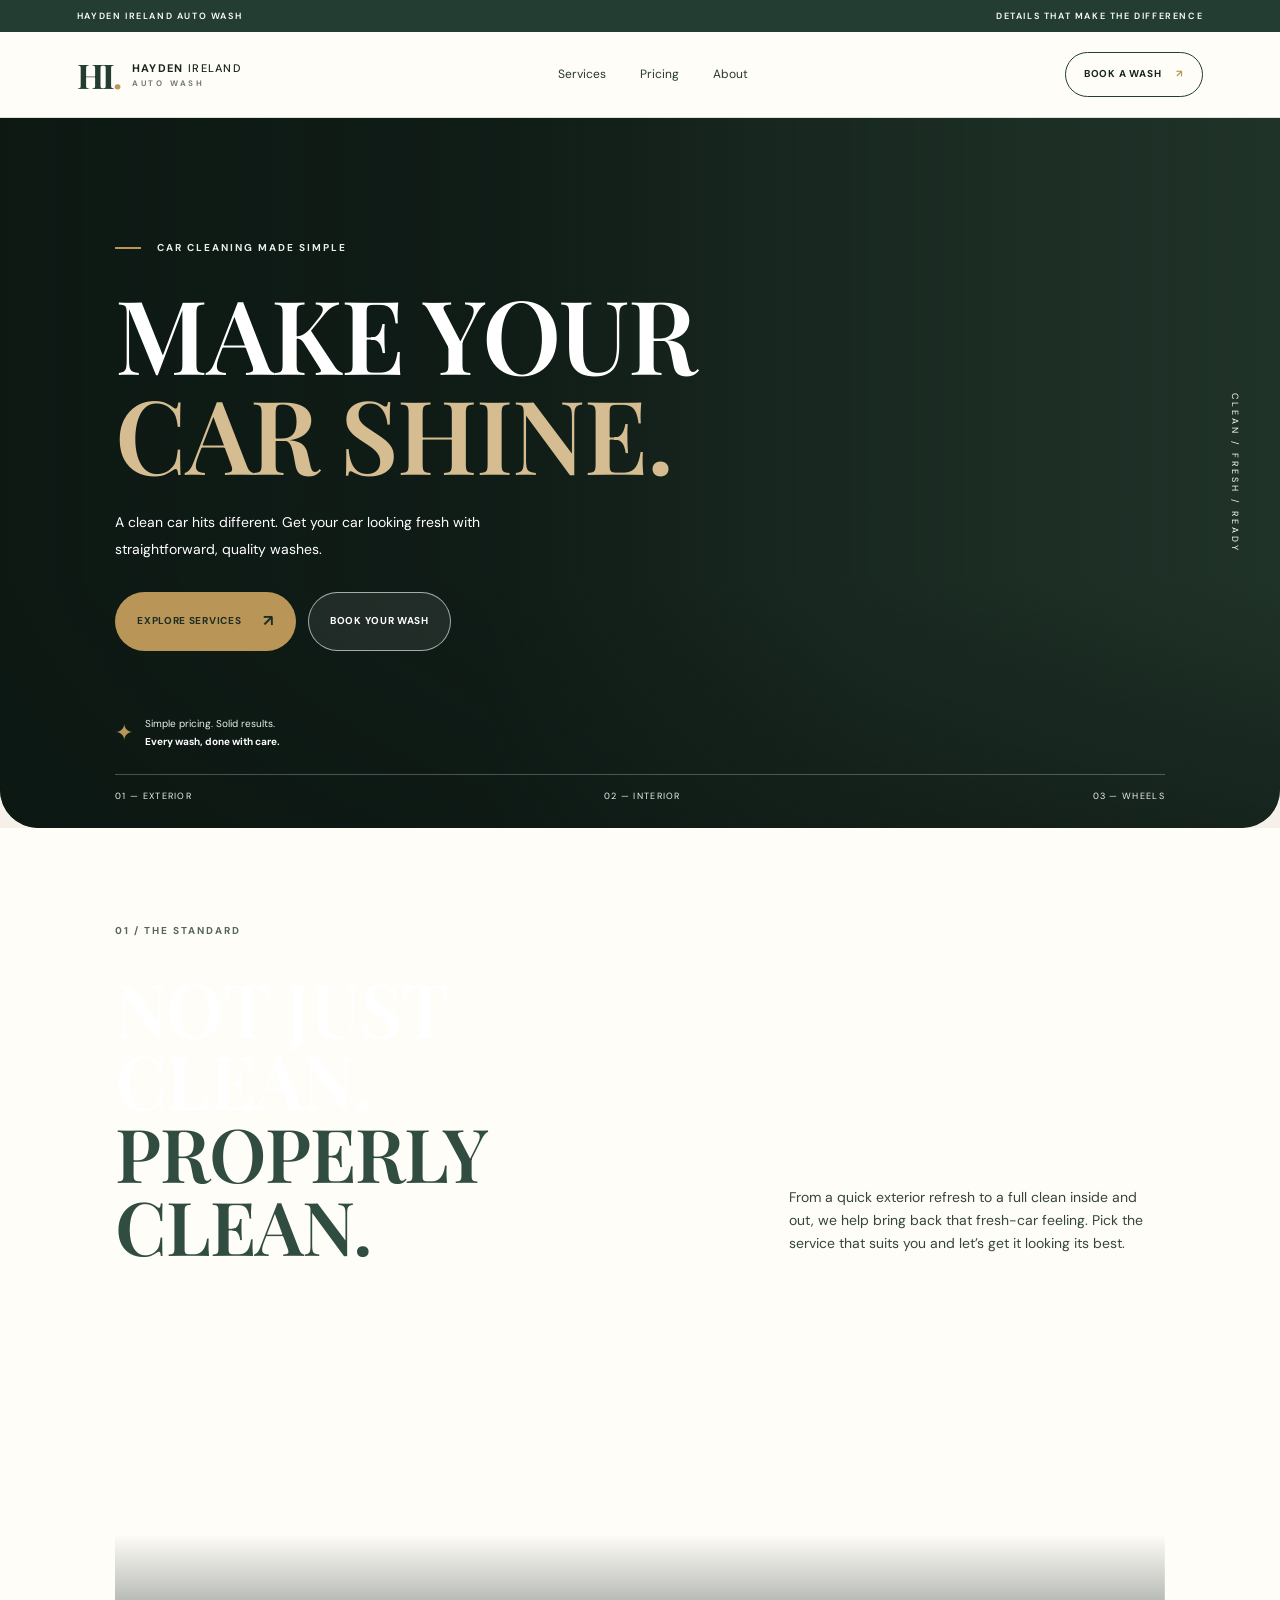
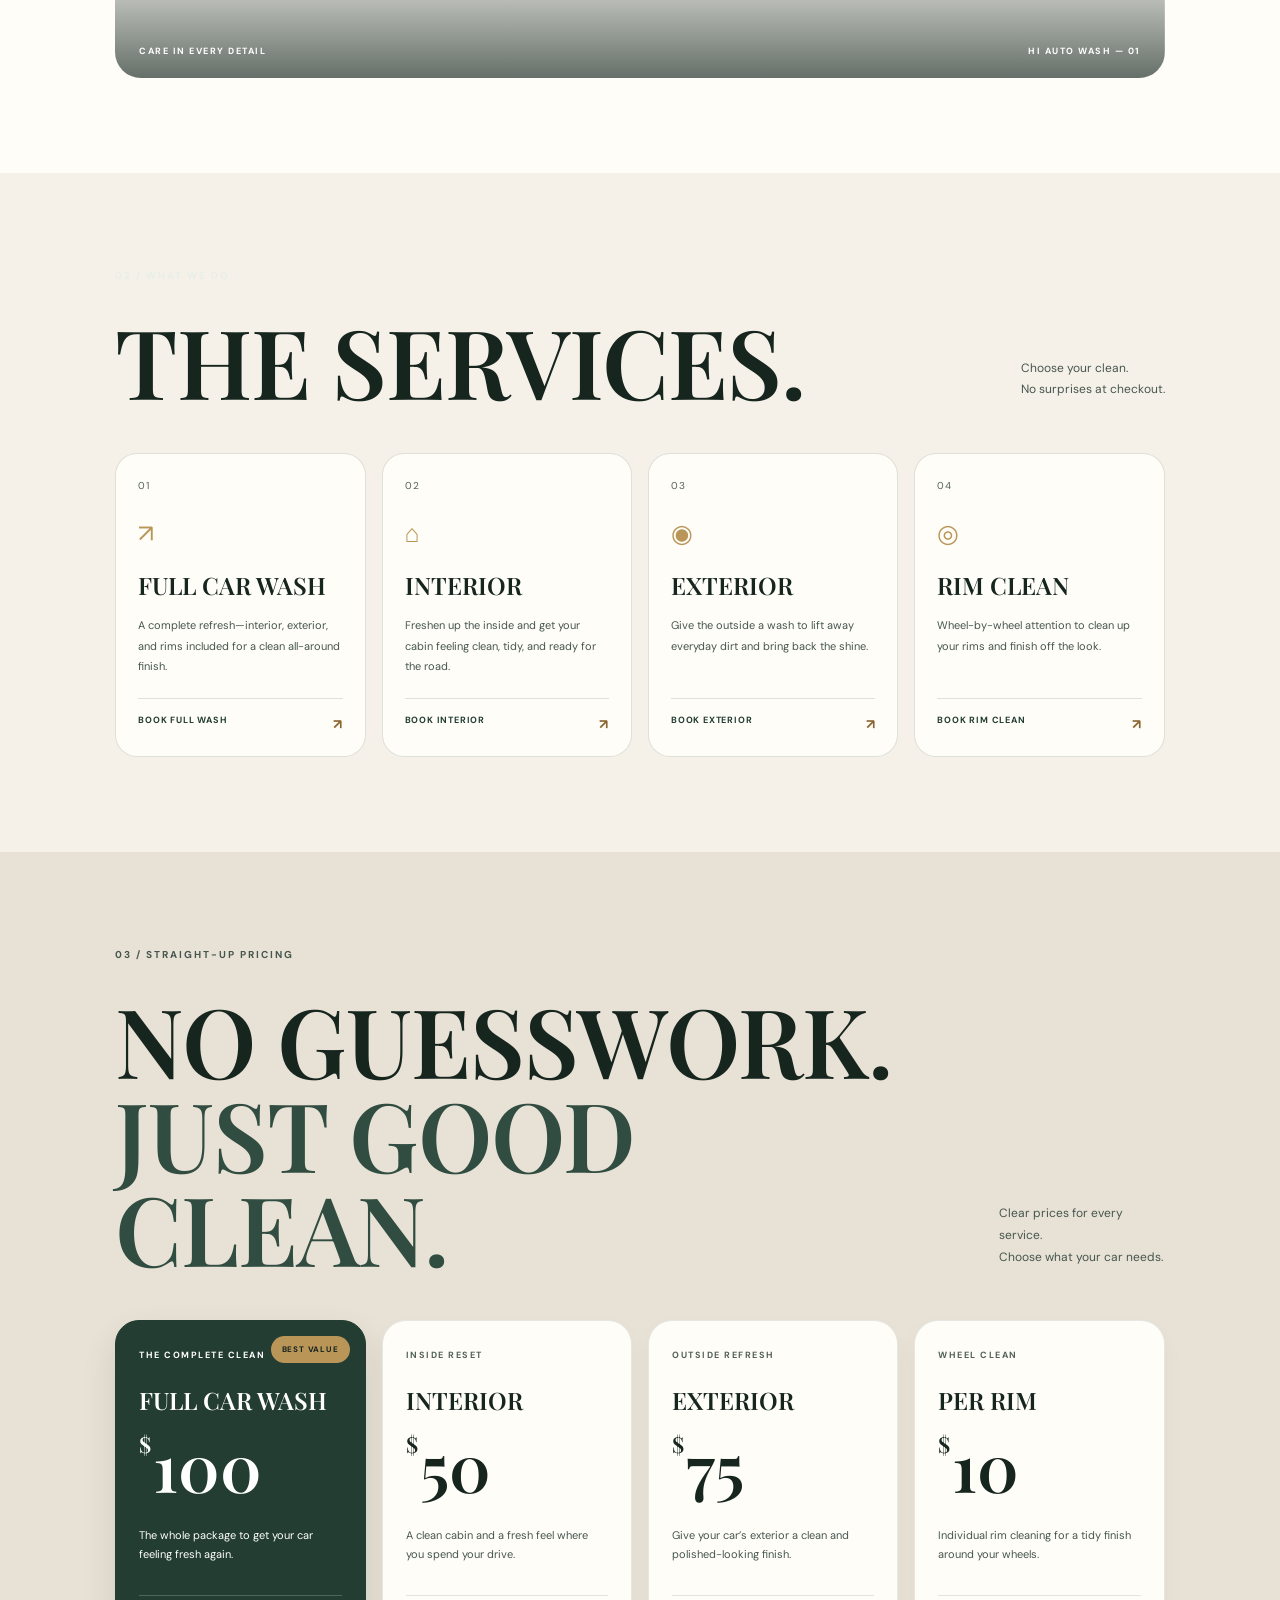
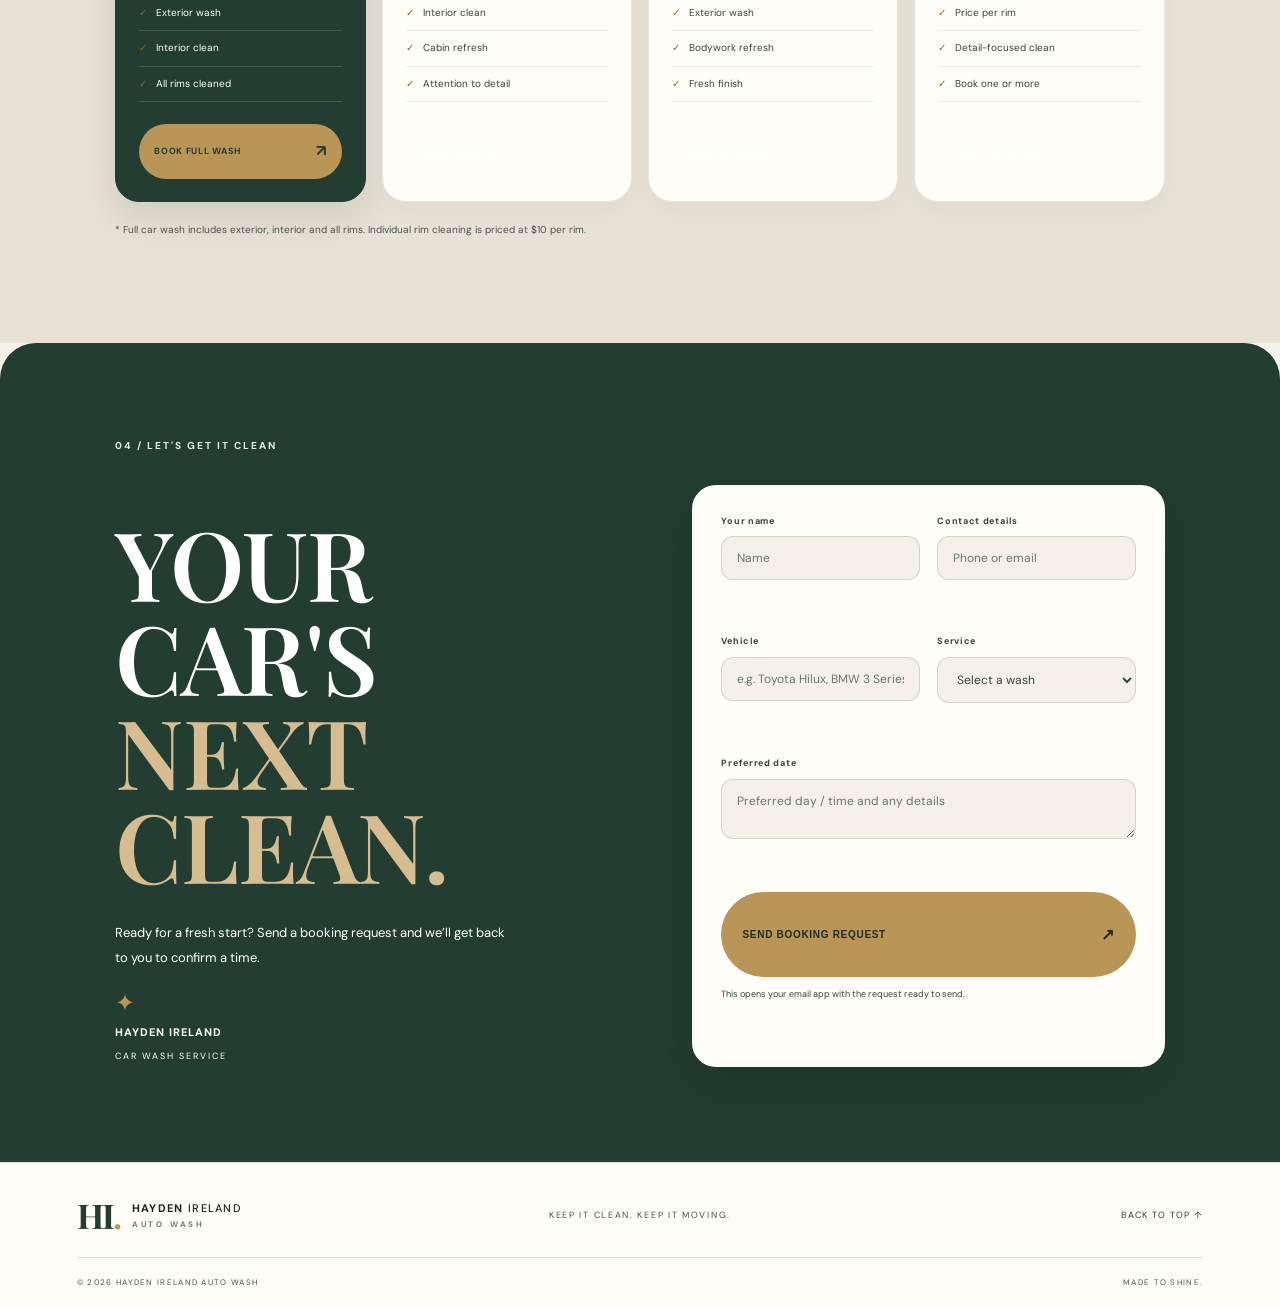
<file: index.html>
<!DOCTYPE html>
<html lang="en">
<head>
  <meta charset="UTF-8" />
  <meta name="viewport" content="width=device-width, initial-scale=1.0" />
  <meta name="description" content="Hayden Ireland Auto Wash — straightforward, quality car cleaning. Book your full, interior, exterior, or rim wash." />
  <title>Hayden Ireland Auto Wash | Clean. Fresh. Ready.</title>
  <link rel="preconnect" href="https://fonts.googleapis.com" />
  <link rel="preconnect" href="https://fonts.gstatic.com" crossorigin />
  <link href="https://fonts.googleapis.com/css2?family=Barlow+Condensed:wght@500;600;700;800;900&family=Inter:wght@400;500;600;700&display=swap" rel="stylesheet" />
  <link rel="stylesheet" href="styles.css" />
</head>
<body>
  <div class="topline"><span>HAYDEN IRELAND AUTO WASH</span><span>DETAILS THAT MAKE THE DIFFERENCE</span></div>
  <header class="header" id="top">
    <a class="brand" href="#top" aria-label="Hayden Ireland home"><span class="brand-mark">HI<span>.</span></span><span class="brand-name">HAYDEN <b>IRELAND</b><small>AUTO WASH</small></span></a>
    <nav class="nav" aria-label="Main navigation">
      <a href="#services">Services</a><a href="#pricing">Pricing</a><a href="#about">About</a>
    </nav>
    <a class="header-book" href="#booking">BOOK A WASH <span>↗</span></a>
    <button class="menu-toggle" aria-label="Toggle menu" aria-expanded="false">☰</button>
  </header>

  <main>
    <section class="hero">
      <div class="hero-image" aria-hidden="true"></div>
      <div class="hero-content">
        <p class="eyebrow"><span class="red-line"></span> CAR CLEANING MADE SIMPLE</p>
        <h1>MAKE YOUR<br /><span>CAR SHINE.</span></h1>
        <p class="hero-copy">A clean car hits different. Get your car looking fresh with straightforward, quality washes.</p>
        <div class="hero-actions"><a class="button button-red" href="#pricing">EXPLORE SERVICES <span>↗</span></a><a class="button button-outline" href="#booking">BOOK YOUR WASH</a></div>
        <div class="hero-note"><span class="note-icon">✦</span><span>Simple pricing. Solid results.<br /><b>Every wash, done with care.</b></span></div>
      </div>
      <div class="hero-side-label">CLEAN / FRESH / READY</div>
      <div class="hero-bottom"><span>01 — EXTERIOR</span><span>02 — INTERIOR</span><span>03 — WHEELS</span></div>
    </section>


    <section class="intro section-pad" id="about">
      <div class="section-label">01 / THE STANDARD</div>
      <div class="intro-grid"><h2>NOT JUST CLEAN.<br /><span>PROPERLY CLEAN.</span></h2><p>From a quick exterior refresh to a full clean inside and out, we help bring back that fresh-car feeling. Pick the service that suits you and let’s get it looking its best.</p></div>
      <div class="intro-photo" role="img" aria-label="Clean car in a detailing studio"><div class="photo-caption"><span>CARE IN EVERY DETAIL</span><span>HI AUTO WASH — 01</span></div></div>
    </section>

    <section class="services section-pad" id="services">
      <div class="section-label">02 / WHAT WE DO</div>
      <div class="section-heading"><h2>THE SERVICES.</h2><p>Choose your clean.<br />No surprises at checkout.</p></div>
      <div class="service-grid">
        <article class="service-card"><div class="service-number">01</div><div class="service-icon">↗</div><h3>FULL CAR WASH</h3><p>A complete refresh—interior, exterior, and rims included for a clean all-around finish.</p><a href="#booking">BOOK FULL WASH <span>↗</span></a></article>
        <article class="service-card"><div class="service-number">02</div><div class="service-icon">⌂</div><h3>INTERIOR</h3><p>Freshen up the inside and get your cabin feeling clean, tidy, and ready for the road.</p><a href="#booking">BOOK INTERIOR <span>↗</span></a></article>
        <article class="service-card"><div class="service-number">03</div><div class="service-icon">◉</div><h3>EXTERIOR</h3><p>Give the outside a wash to lift away everyday dirt and bring back the shine.</p><a href="#booking">BOOK EXTERIOR <span>↗</span></a></article>
        <article class="service-card"><div class="service-number">04</div><div class="service-icon">◎</div><h3>RIM CLEAN</h3><p>Wheel-by-wheel attention to clean up your rims and finish off the look.</p><a href="#booking">BOOK RIM CLEAN <span>↗</span></a></article>
      </div>
    </section>


    <section class="pricing section-pad" id="pricing">
      <div class="section-label">03 / STRAIGHT-UP PRICING</div>
      <div class="section-heading"><h2>NO GUESSWORK.<br /><span>JUST GOOD CLEAN.</span></h2><p>Clear prices for every service.<br />Choose what your car needs.</p></div>
      <div class="price-grid">
        <article class="price-card featured"><div class="price-tag">BEST VALUE</div><p class="price-type">THE COMPLETE CLEAN</p><h3>FULL CAR WASH</h3><div class="price"><span>$</span>100</div><p class="price-desc">The whole package to get your car feeling fresh again.</p><ul><li>Exterior wash</li><li>Interior clean</li><li>All rims cleaned</li></ul><a class="button button-red full-button" href="#booking">BOOK FULL WASH <span>↗</span></a></article>
        <article class="price-card"><p class="price-type">INSIDE RESET</p><h3>INTERIOR</h3><div class="price"><span>$</span>50</div><p class="price-desc">A clean cabin and a fresh feel where you spend your drive.</p><ul><li>Interior clean</li><li>Cabin refresh</li><li>Attention to detail</li></ul><a class="button button-outline full-button" href="#booking">BOOK INTERIOR <span>↗</span></a></article>
        <article class="price-card"><p class="price-type">OUTSIDE REFRESH</p><h3>EXTERIOR</h3><div class="price"><span>$</span>75</div><p class="price-desc">Give your car’s exterior a clean and polished-looking finish.</p><ul><li>Exterior wash</li><li>Bodywork refresh</li><li>Fresh finish</li></ul><a class="button button-outline full-button" href="#booking">BOOK EXTERIOR <span>↗</span></a></article>
        <article class="price-card"><p class="price-type">WHEEL CLEAN</p><h3>PER RIM</h3><div class="price"><span>$</span>10</div><p class="price-desc">Individual rim cleaning for a tidy finish around your wheels.</p><ul><li>Price per rim</li><li>Detail-focused clean</li><li>Book one or more</li></ul><a class="button button-outline full-button" href="#booking">BOOK RIM CLEAN <span>↗</span></a></article>
      </div>
      <p class="pricing-footnote">* Full car wash includes exterior, interior and all rims. Individual rim cleaning is priced at $10 per rim.</p>
    </section>


    <section class="booking section-pad" id="booking">
      <div class="booking-bg" aria-hidden="true"></div><div class="section-label">04 / LET'S GET IT CLEAN</div>
      <div class="booking-grid"><div><h2>YOUR CAR'S<br /><span>NEXT CLEAN.</span></h2><p>Ready for a fresh start? Send a booking request and we’ll get back to you to confirm a time.</p><div class="booking-detail"><span class="detail-icon">✦</span><div><b>HAYDEN IRELAND</b><small>CAR WASH SERVICE</small></div></div></div>
        <form id="booking-form" class="booking-form">
          <label>Your name<input name="name" type="text" placeholder="Name" required /></label>
          <label>Contact details<input name="contact" type="text" placeholder="Phone or email" required /></label>
          <label>Vehicle<input name="vehicle" type="text" placeholder="e.g. Toyota Hilux, BMW 3 Series" /></label>
          <label>Service<select name="service" required><option value="" disabled selected>Select a wash</option><option>Full Car Wash — $100</option><option>Interior — $50</option><option>Exterior — $75</option><option>Rim Cleaning — $10 per rim</option></select></label>
          <label>Preferred date<textarea name="date" rows="2" placeholder="Preferred day / time and any details"></textarea></label>
          <button class="button button-red submit-button" type="submit">SEND BOOKING REQUEST <span>↗</span></button>
          <p class="form-note">This opens your email app with the request ready to send.</p>
        </form>
      </div>
    </section>
  </main>
  <footer class="footer"><a class="brand" href="#top"><span class="brand-mark">HI<span>.</span></span><span class="brand-name">HAYDEN <b>IRELAND</b><small>AUTO WASH</small></span></a><p>KEEP IT CLEAN. KEEP IT MOVING.</p><a href="#top" class="back-top">BACK TO TOP ↑</a><div class="footer-bottom"><span>© <span id="year"></span> HAYDEN IRELAND AUTO WASH</span><span>MADE TO SHINE.</span></div></footer>
  <script src="script.js"></script>
</body>
</html>
</file>
<file: styles.css>
@import url('https://fonts.googleapis.com/css2?family=DM+Sans:wght@400;500;600;700&family=Playfair+Display:wght@500;600;700&display=swap');
:root{--ink:#17251f;--forest:#233d32;--forest2:#314c40;--cream:#f5f1e8;--paper:#fffdf8;--sand:#e6dfd2;--gold:#b99557;--muted:#737b73;--line:rgba(35,61,50,.15);--head:'Playfair Display',Georgia,serif;--body:'DM Sans',sans-serif}
*{box-sizing:border-box}html{scroll-behavior:smooth;scroll-padding-top:90px}body{margin:0;background:var(--cream);color:var(--ink);font-family:var(--body);line-height:1.65}a{color:inherit;text-decoration:none}
.topline{height:32px;padding:0 6%;background:var(--forest);color:#fff;display:flex;align-items:center;justify-content:space-between;font-size:9px;letter-spacing:1.6px;font-weight:600}
.header{height:86px;padding:0 6%;display:flex;align-items:center;justify-content:space-between;border-bottom:1px solid var(--line);position:relative;z-index:10;background:var(--paper)}.brand{display:flex;align-items:center;gap:12px}.brand-mark{font-family:var(--head);font-weight:700;font-size:34px;letter-spacing:-2px;line-height:1;color:var(--forest)}.brand-mark span{color:var(--gold)}.brand-name{font-size:11px;font-weight:700;letter-spacing:1.3px;line-height:1.1;color:var(--ink)}.brand-name b{font-weight:500}.brand-name small{display:block;font-size:8px;color:var(--muted);letter-spacing:2.8px;margin-top:5px}.nav{display:flex;gap:34px}.nav a{font-size:12px;color:#25372f;transition:color .2s}.nav a:hover{color:#8a652f}.header-book{font-size:10px;font-weight:700;letter-spacing:.8px;padding:13px 18px;border:1px solid var(--forest);border-radius:50px;background:transparent;transition:all .2s}.header-book:hover{background:var(--forest);color:var(--paper)}.header-book span{color:var(--gold);margin-left:12px}.menu-toggle{display:none;background:none;border:0;color:var(--forest);font-size:24px}
.hero{height:min(710px,calc(100vh - 118px));min-height:590px;position:relative;overflow:hidden;background:#23372c;border-radius:0 0 38px 38px}.hero-image{position:absolute;inset:0;background-image:linear-gradient(90deg,rgba(10,24,18,.96) 0%,rgba(10,24,18,.86) 38%,rgba(10,24,18,.42) 68%,rgba(10,24,18,.12) 100%),linear-gradient(0deg,rgba(10,24,18,.55),transparent 35%),url('https://images.unsplash.com/photo-1492144534655-ae79c964c9d7?auto=format&fit=crop&w=2000&q=85');background-size:cover;background-position:center 58%;filter:saturate(.78)}.hero-content{position:relative;z-index:1;padding:112px 0 0 9%;max-width:780px}.eyebrow,.section-label{font-size:10px;letter-spacing:2px;font-weight:700;color:#e8eee8}.red-line{display:inline-block;width:26px;height:2px;background:var(--gold);vertical-align:middle;margin-right:12px}.hero h1,.section-heading h2,.intro h2,.booking h2{font-family:var(--head);font-weight:600;letter-spacing:-1px;line-height:.98;margin:26px 0;font-size:clamp(68px,8vw,112px);color:#fff}.hero h1 span,.intro h2 span,.section-heading h2 span,.booking h2 span{color:#d5bd91}.hero-copy{max-width:390px;color:#fff;font-size:14px;line-height:1.9;margin:26px 0}.hero-actions{display:flex;gap:12px;flex-wrap:wrap;margin-top:30px}.button{display:inline-flex;align-items:center;justify-content:space-between;gap:22px;padding:15px 21px;font-size:10px;font-weight:700;letter-spacing:.7px;transition:transform .2s,background .2s;border:1px solid transparent;border-radius:50px}.button:hover{transform:translateY(-2px)}.button-red{background:var(--gold);color:#1d2d24}.button-red:hover{background:#d0b17b}.button-red span{font-size:16px}.button-outline{border-color:rgba(255,255,255,.6);color:#fff;background:rgba(255,255,255,.08)}.button-outline:hover{background:var(--paper);color:var(--forest)}.hero-note{display:flex;align-items:center;gap:12px;margin-top:62px;font-size:10px;color:#eaf0ea;line-height:1.8}.hero-note b{color:#fff}.note-icon{color:var(--gold);font-size:22px}.hero-side-label{position:absolute;right:3%;top:50%;writing-mode:vertical-rl;transform:translateY(-50%);font-size:9px;letter-spacing:3px;color:#fff}.hero-bottom{position:absolute;bottom:24px;left:9%;right:9%;display:flex;justify-content:space-between;color:#eef3ee;font-size:9px;letter-spacing:1.3px;border-top:1px solid rgba(255,255,255,.25);padding-top:14px}
.section-pad{padding:95px 9%}.intro{background:var(--paper);color:var(--ink)}.intro .section-label{color:#53665d}.intro-grid{display:grid;grid-template-columns:1.1fr .7fr;gap:8%;align-items:end}.intro h2{font-size:clamp(48px,5.8vw,76px);margin:32px 0 38px}.intro h2 span{color:var(--forest2)}.intro-grid p{font-size:14px;color:#34453d;max-width:420px;margin-bottom:45px}.intro-photo{height:360px;margin-top:18px;border-radius:26px;background-image:linear-gradient(0deg,rgba(20,35,28,.65),transparent 40%),url('https://images.unsplash.com/photo-1601366799219-1e6a5b7c9b45?auto=format&fit=crop&w=1800&q=85');background-position:center;background-size:cover;position:relative}.photo-caption{position:absolute;bottom:20px;left:24px;right:24px;display:flex;justify-content:space-between;font-size:9px;font-weight:700;letter-spacing:1.5px;color:#fff}
.services{background:var(--cream)}.section-heading{display:flex;justify-content:space-between;align-items:end;gap:30px}.section-heading h2{font-size:clamp(62px,7.5vw,98px);margin:28px 0 46px;color:var(--ink)}.section-heading h2 span{color:var(--forest2)}.section-heading p{font-size:12px;color:#46564f;margin-bottom:52px;line-height:1.8}.service-grid{display:grid;grid-template-columns:repeat(4,1fr);gap:16px}.service-card{background:var(--paper);border:1px solid var(--line);border-radius:22px;padding:24px 22px 20px;min-height:290px;display:flex;flex-direction:column;transition:box-shadow .2s,transform .2s,border-color .2s}.service-card:hover{border-color:rgba(185,149,87,.5);transform:translateY(-4px);box-shadow:0 16px 35px rgba(35,61,50,.08)}.service-number{font-size:10px;color:#526158;letter-spacing:1px}.service-icon{font-size:25px;color:var(--gold);margin:18px 0 12px}.service-card h3{font-family:var(--head);font-size:24px;margin:0 0 10px;font-weight:600;color:var(--ink)}.service-card p{font-size:11px;color:#46564f;line-height:1.85;margin:0 0 22px}.service-card a{font-size:9px;font-weight:700;letter-spacing:.8px;border-top:1px solid var(--line);padding-top:14px;margin-top:auto;display:flex;justify-content:space-between;color:var(--forest)}.service-card a span{color:#8a652f;font-size:14px}
.pricing{background:#e8e1d5}.pricing .section-label{color:#46564f}.pricing .section-heading h2{margin-bottom:46px}.price-grid{display:grid;grid-template-columns:repeat(4,1fr);gap:16px}.price-card{position:relative;background:var(--paper);border:1px solid rgba(35,61,50,.11);border-radius:24px;padding:27px 23px 22px;min-height:410px;display:flex;flex-direction:column;box-shadow:0 10px 25px rgba(35,61,50,.03);color:var(--ink)}.price-card.featured{background:var(--forest);color:#fff;border-color:var(--forest);box-shadow:0 16px 34px rgba(35,61,50,.12)}.price-tag{position:absolute;top:15px;right:15px;background:var(--gold);color:#17251f;padding:7px 11px;border-radius:30px;font-size:8px;font-weight:800;letter-spacing:.8px}.price-type{font-size:9px;letter-spacing:1.5px;color:#526158;font-weight:700;margin:0 0 18px}.featured .price-type{color:#fff}.price-card h3{font-family:var(--head);font-size:24px;margin:0;font-weight:600}.price{font-family:var(--head);font-size:66px;font-weight:600;line-height:1;margin:12px 0 16px}.price span{font-size:22px;vertical-align:top;margin-right:2px}.price-desc{font-size:11px;line-height:1.8;color:#46564f;min-height:50px}.featured .price-desc{color:#fff}.price-card ul{list-style:none;padding:0;margin:8px 0 22px;border-top:1px solid rgba(35,61,50,.12)}.featured ul{border-color:rgba(255,255,255,.2)}.price-card li{font-size:10px;padding:9px 0;border-bottom:1px solid rgba(35,61,50,.1);color:#34453d}.featured li{color:#fff;border-color:rgba(255,255,255,.15)}.price-card li:before{content:'✓';color:#8a652f;margin-right:9px}.full-button{width:100%;margin-top:auto;padding:13px 14px;font-size:9px}.featured .button-red{background:var(--gold);color:var(--forest)}.pricing-footnote{font-size:10px;color:#46564f;margin-top:20px}
.booking{position:relative;background:var(--forest);overflow:hidden;border-radius:36px 36px 0 0;color:#fff}.booking-bg{position:absolute;inset:0;background:url('https://images.unsplash.com/photo-1607860108855-64acf207ed9?auto=format&fit=crop&w=1800&q=80') center/cover no-repeat;opacity:.12}.booking>.section-label,.booking-grid{position:relative}.booking-grid{display:grid;grid-template-columns:1fr 1fr;gap:10%;margin-top:30px}.booking h2{font-size:clamp(64px,7.5vw,96px);margin:30px 0}.booking-grid>div>p{color:#fff;font-size:13px;max-width:390px;line-height:1.9}.booking-details{display:flex;gap:14px;align-items:center;margin-top:60px}.detail-icon{font-size:24px;color:var(--gold)}.booking-detail b{font-size:11px;letter-spacing:1px;display:block}.booking-detail small{font-size:9px;letter-spacing:2px;color:#fff}.booking-form{background:#fffdf8;color:var(--ink);padding:28px;border-radius:24px;display:grid;grid-template-columns:1fr 1fr;gap:17px;border:1px solid rgba(255,255,255,.15);box-shadow:0 18px 48px rgba(10,20,15,.15)}.booking-form label{font-size:9px;letter-spacing:.7px;color:#34453d;font-weight:700;display:flex;flex-direction:column;gap:8px}.booking-form label:nth-child(5){grid-column:1/-1}.booking-form input,.booking-form select,.booking-form textarea{width:100%;background:#f4f0e7;color:var(--ink);border:1px solid rgba(35,61,50,.16);padding:13px 15px;font:12px var(--body);outline:none;border-radius:12px}.booking-form input:focus,.booking-form select:focus,.booking-form textarea:focus{border-color:var(--gold);box-shadow:0 0 0 3px rgba(185,149,87,.12)}.booking-form input::placeholder,.booking-form textarea::placeholder{color:#69766f}.booking-form select{color:#34453d}.booking-form select option{background:var(--paper)}.booking-form textarea{resize:vertical}.submit-button{grid-column:1/-1;border:0;cursor:pointer}.form-note{grid-column:1/-1;font-size:9px;color:#34453d;margin:-7px 0 0}
.footer{padding:35px 6% 18px;background:var(--paper);border-top:1px solid var(--line);display:grid;grid-template-columns:1fr auto 1fr;align-items:center;gap:25px}.footer>p{font-size:9px;letter-spacing:1.7px;color:#46564f;text-align:center}.back-top{font-size:9px;letter-spacing:1.3px;text-align:right;color:var(--forest)}.footer-bottom{grid-column:1/-1;border-top:1px solid var(--line);padding-top:18px;display:flex;justify-content:space-between;font-size:8px;letter-spacing:1.3px;color:#46564f}
@media(max-width:1050px){.service-grid,.price-grid{grid-template-columns:repeat(2,1fr)}.service-card{min-height:260px}.price-card{min-height:390px}.section-pad{padding:80px 7%}.hero-content{padding-left:7%}.booking-grid{gap:5%}} 
@media(max-width:700px){.topline{padding:0 5%;font-size:8px}.topline span:last-child{display:none}.header{height:72px;padding:0 5%}.nav,.header-book{display:none}.menu-toggle{display:block}.nav.open{display:flex;position:absolute;top:72px;left:0;right:0;background:var(--paper);padding:22px 5%;flex-direction:column;gap:20px;border-bottom:1px solid var(--line)}.hero{min-height:620px;height:calc(100vh - 102px);border-radius:0 0 26px 26px}.hero-image{background-position:65% center;background-image:linear-gradient(90deg,rgba(10,24,18,.92) 0%,rgba(10,24,18,.8) 30%,rgba(10,24,18,.5) 100%),linear-gradient(0deg,rgba(10,24,18,.4),transparent 30%),url('https://images.unsplash.com/photo-1492144534655-ae79c964c9d7?auto=format&fit=crop&w=1200&q=80')}.hero-content{padding:86px 6% 0}.hero h1{font-size:74px}.hero-copy{font-size:13px}.hero-note{margin-top:44px}.hero-side-label{display:none}.hero-bottom{left:6%;right:6%;font-size:8px}.section-pad{padding:65px 6%}.intro-grid,.section-heading,.booking-grid{display:block}.intro h2{font-size:52px;margin:28px 0}.intro-grid p{margin-bottom:28px}.intro-photo{height:250px;border-radius:20px}.section-heading h2{font-size:64px;margin:28px 0}.section-heading p{margin-bottom:28px}.service-grid,.price-grid{grid-template-columns:1fr}.service-card{min-height:240px;border-radius:20px}.price-card{min-height:390px;border-radius:22px}.booking{border-radius:26px 26px 0 0}.booking h2{font-size:72px}.booking-grid>div>p{margin-bottom:35px}.booking-details{margin-top:28px;margin-bottom:32px}.booking-form{padding:20px;border-radius:20px;grid-template-columns:1fr}.booking-form label:nth-child(5){grid-column:auto}.submit-button,.form-note{grid-column:auto}.footer{grid-template-columns:1fr auto}.footer>p{display:none}.footer-bottom{font-size:7px}.photo-caption{font-size:8px}}
@media(max-width:390px){.hero h1{font-size:64px}.hero-actions .button{padding:14px;font-size:9px}.section-heading h2{font-size:56px}.booking h2{font-size:62px}}
</file>
